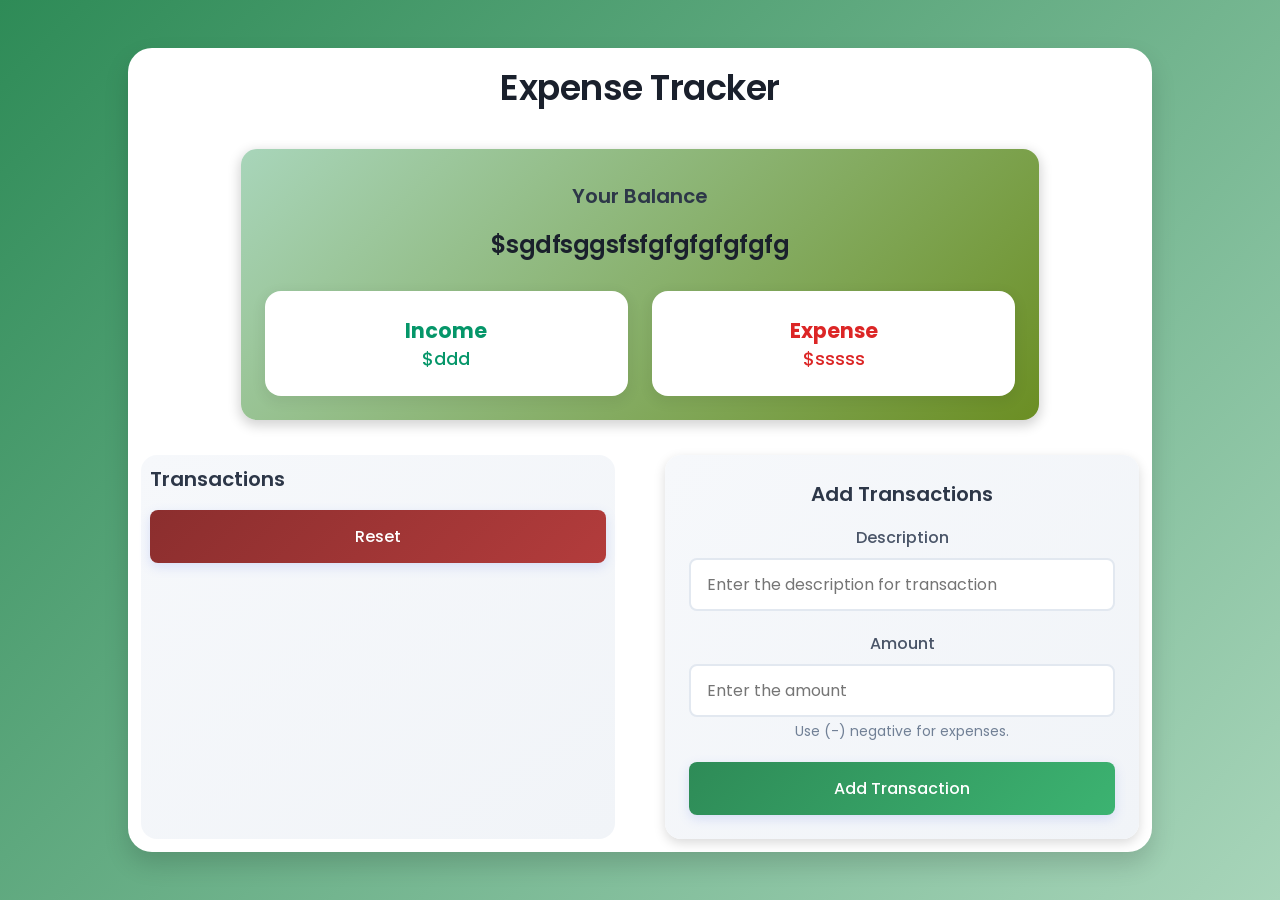
<file: index.html>
<!DOCTYPE html>
<html lang="en">

<head>
    <meta charset="UTF-8">
    <meta name="viewport" content="width=device-width, initial-scale=1.0">
    <title>Expense Tracker</title>
    <link rel="stylesheet" href="style.css">
</head>

<body>
    <div class="container">
        <h1>Expense Tracker</h1>


        <div class="dashboard">
            <h2>Your Balance</h2>
            <h1 id="balance">$sgdfsggsfsfgfgfgfgfgfg</h1>
            <!-- 9840110440 -->
            <div class="slabs">
                <div class="income slab">
                    <h3>Income</h3>
                    <p id="income_val">$ddd</p>
                </div>
                <div class="expense slab">
                    <h3>Expense</h3>
                    <p id="expense_val">$sssss</p>
                </div>
            </div>
        </div>

        <div class="transactions">

            <div class="transaction_history">
                <h2>Transactions</h2>
                <div class="cards">
                    <ul id="transaction_list">
                        <!--  yesma halni -->


                    </ul>
                    
                    <button id="Reset">Reset</button>
                </div>
            </div>



            <div class="add_transactions">
                <h2>Add Transactions</h2>

                    <form id="transaction_form">
                        <div class="div">
                            <label for="desription">Description</label>
                            <input type="text" name="desription" id="description"
                                placeholder="Enter the description for transaction" required>
                        </div>

                        <div class="div">
                            <label for="amount">Amount</label>
                            <input type="number" name="amount" id="amount" placeholder="Enter the amount" required>
                            <small>Use (-) negative for expenses.</small>
                        </div>

                        <button type="submit" id="add_btn">Add Transaction</button>
                    </form>
            </div>

        </div>


    </div>

    <script src="script.js"></script>
</body>

</html>
</file>
<file: style.css>
@import url(https://fonts.googleapis.com/css?family=Poppins:100,100italic,200,200italic,300,300italic,regular,italic,500,500italic,600,600italic,700,700italic,800,800italic,900,900italic);


* {
    margin: 0;
    padding: 0;
    box-sizing: border-box;
    font-family: 'Poppins';
}

body {
    /* background-color: #05ee56; */
    background: linear-gradient(135deg, #2e8b57, #a8d5ba);
    color: #2d3436;
    display: flex;
    justify-content: center;
    align-items: center;
    min-height: 100vh;
    padding: 20px;

}

.container {
    background-color: #fff;
    width: 80vw;
    /* height: 80vh; */
    padding: 0.8rem;
    border-radius: 24px;
    box-shadow: 0 12px 24px rgba(0, 0, 0, 0.15);
    text-align: center;

}

.container h1 {
    color: #1a202c;
    margin-bottom: 35px;
    font-size: 2.2rem;
    font-weight: 600;
    letter-spacing: -0.5px;
    /* text-align: center; */
}

.container h2 {
    color: #2d3748;
    margin-bottom: 1rem;
    font-size: 1.25rem;
    font-weight: 600;
}


.dashboard {
    background: linear-gradient(135deg, #a8d5ba, #6b8e23);
    width: 80%;
    height: 60%;
    border-radius: 1rem;
    margin: 35px auto;
    padding: 24px;

    box-shadow: 0 4px 12px 2px rgba(0, 0, 0, 0.167);
}

.dashboard h1 {
    font-size: 1.5rem;
    margin: 15px;
}

.dashboard h2 {
    margin-top: 8px;
}


.slabs {
    /* display: flex;
    justify-content: space-around;
    margin-top: 1rem; */
    display: grid;
    grid-template-columns: 1fr 1fr;
    gap: 24px;
    margin-top: 1.8rem;

}

/* .slab { */
/* width: 40%;
    height: 20%; */
/* } */

.slab {
    background-color: #fff;
    padding: 24px;
    border-radius: 1rem;
    box-shadow: 0 4px 12px 4px rgba(0, 0, 0, 0.05);
    transition: all 0.2s ease;
    font-size: 1.1rem;
    font-weight: 500;
}


.slab:hover {
    transform: scale(1.03);
    /* transform: translateY(-2px); */
    /* scale: 2; */
}

.income {
    color: #059669;

}

.expense {
    color: #dc2626;
}

.transactions {
    gap: 5%;
    display: grid;
    grid-template-columns: 1fr 1fr;
    /* display: flex; */
    /* justify-content: space-around; */
}

.transactions>* {
    /* width: 50%; */
    border-radius: 1rem;
    padding: 9px;

}


.transaction_history {
    /* background-color: #a44343; */
    background: linear-gradient(145deg, #f6f8fb, #f1f4f8);
    text-align: left;
    height: 100%;
    display: flex;
    flex-direction: column;
}


#transaction_list {
    list-style: none;
    max-height: 500px;
    overflow-y: auto;
    padding-right: 8px;
    flex-grow: 1;
}

.transaction_item {
    /* width: 100%;
    background-color: #fff;
    color: black; */


    display: flex;
    justify-content: space-between;
    align-items: center;
    padding: 1rem 1.2rem;
    margin-bottom: 12px;
    border-radius: 12px;
    background-color: #fff;
    box-shadow: 0 2px 8px rgba(0, 0, 0, 0.05);
    transition: all 0.4s ease;
    border-right: 5px solid;
    animation: slideIn 0.6s ease;
}


@keyframes slideIn {
    from {
        opacity: 0;
        transform: translateX(20px);
    }

    to {
        opacity: 1;
        transform: translateX(0px);
    }
}

.transaction_item:hover {
    transform: translateX(4px);
    box-shadow: 0 4px 12px rgba(0, 0, 0, 0.1);
}



.delete_btn {
    background: #ff000067;
    border: none;
    color: #dc2626;
    cursor: pointer;
    font-size: 0.9rem;
    opacity: 0;
    transition: all 0.2s ease;
    padding: 4px 8px;
    border-radius: 4px;
    margin-left: 12px;
}

.transaction_item:hover .delete_btn {
    opacity: 1;
}

.transaction_item .delete_btn:hover {
    transform: scale(1.1);
}

.transaction_item.income {
    border-right-color: #059669;
}

.transaction_item.expense {
    border-right-color: #dc2626;
}


.add_transactions {
    /* background-color: gray; */
    display: flex;
    flex-direction: column;
    background: linear-gradient(135deg, #f6f8fb, #f1f4f8);
    padding: 24px;
    border-radius: 16px;
    box-shadow: 0 4px 12px rgba(0, 0, 0, 0.15);
    height: 100%;
}

#transaction_form {
    /* background-color: aqua; */
    height: 100%;
    display: flex;
    flex-direction: column;
}

.div {
    margin-bottom: 20px;
}

label {
    display: block;
    margin-bottom: 8px;
    color: #4a5568;
    font-weight: 500;
}

input {
    width: 100%;
    padding: 12px 16px;
    border: 2px solid #e2e8f0;
    border-radius: 8px;
    font-size: 1rem;
    transition: all 0.2s ease;
    background-color: white;
}

input:focus {
    outline: none;
    border-color: #667eea;
    box-shadow: 0 0 0 3px rgba(102, 126, 234, 0.1);
}

input:hover {
    border-color: #cbd5e0;
}



button {
    width: 100%;
    padding: 14px;
    color: white;
    border: none;
    border-radius: 8px;
    cursor: pointer;
    font-size: 1rem;
    font-weight: 500;
    transition: all 0.2s ease;
    box-shadow: 0 4px 12px rgba(102, 126, 234, 0.2);
    margin-top: auto;
}

button:hover {
    transform: translateY(-2px);
    box-shadow: 0 6px 16px rgba(102, 126, 234, 0.3);
}

button:active {
    transform: translateY(0);
}

button#Reset {
    background: linear-gradient(135deg, #8b2e2e 0%, #b33c3c 100%);
}

button[type="submit"] {
    background: linear-gradient(135deg, #2e8b57 0%, #3cb371 100%);
}

small {
    color: #718096;
    font-size: 0.875rem;
    margin-top: 4px;
    display: block;
}

@media (max-width:965px) {
    .container {
        overflow-wrap: break-word;
        height: 80%;
    }

    .dashboard {
        padding: 2rem;
    }
}




@media (max-width: 500px) {
  .container {
    padding: 24px;
  }

  .slabs {
    grid-template-columns: 1fr;
    gap: 16px;
  }

  .dashboard h1 {
    font-size: 2.5rem;
  }

  
  .slabs p {
    font-size: 1.5rem;
  }

  .transaction_item {
    padding: 14px 16px;
  }

  h1 {
    font-size: 1.8rem;
  }
}
</file>
